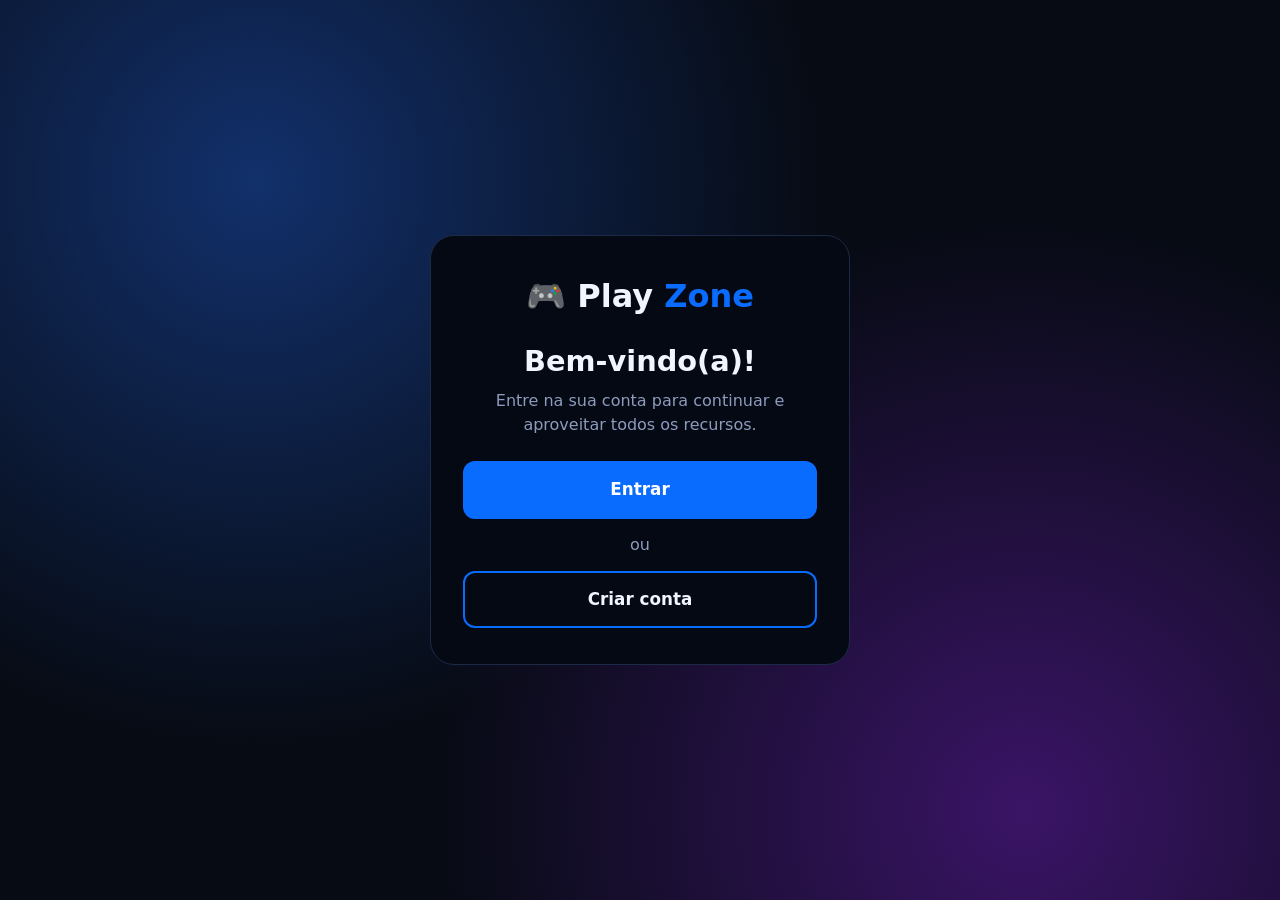
<file: playzone/index.html>
<!DOCTYPE html>
<html lang="pt-BR">
<head>
  <meta charset="UTF-8">
  <meta name="viewport" content="width=device-width, initial-scale=1">
  <title>Play Zone</title>
  <link rel="stylesheet" href="css/style.css">
</head>
<body class="auth">
  <main class="caixa">
    <div class="logo">🎮 Play <span>Zone</span></div>
    <h1>Bem-vindo(a)!</h1>
    <p class="sub">Entre na sua conta para continuar e aproveitar todos os recursos.</p>
    <a class="btn" href="login.html">Entrar</a>
    <p class="ou">ou</p>
    <a class="btn-borda" href="cadastro.html">Criar conta</a>
  </main>
</body>
</html>
</file>
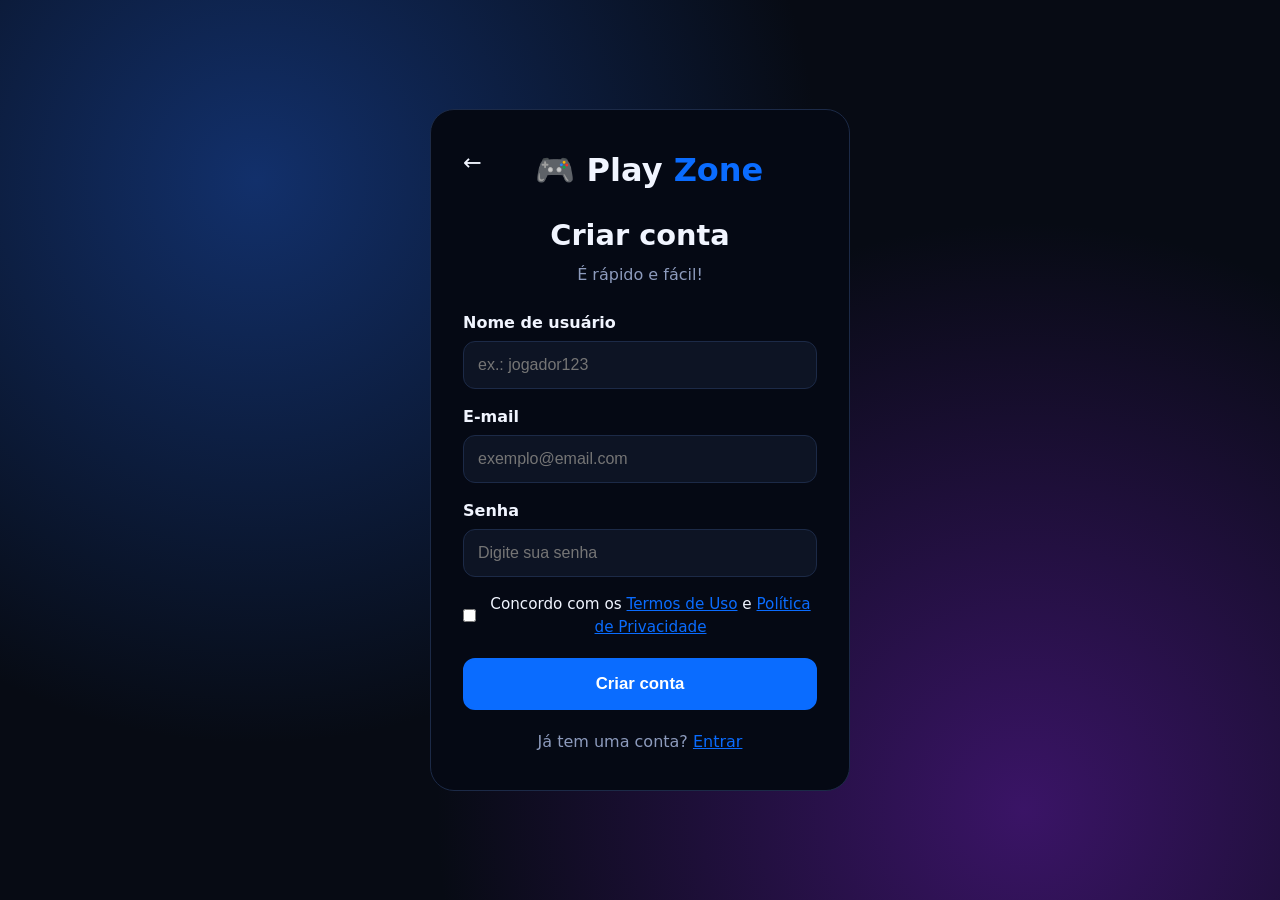
<file: playzone/cadastro.html>
<!DOCTYPE html>
<html lang="pt-BR">
<head>
  <meta charset="UTF-8">
  <meta name="viewport" content="width=device-width, initial-scale=1">
  <title>Criar conta - Play Zone</title>
  <link rel="stylesheet" href="css/style.css">
</head>
<body class="auth">
  <main class="caixa">
    <a class="voltar" href="index.html" aria-label="Voltar">←</a>
    <div class="logo">🎮 Play <span>Zone</span></div>
    <h1>Criar conta</h1>
    <p class="sub">É rápido e fácil!</p>
    <form action="/cadastro" method="post">
      <div class="campo">
        <label for="nome">Nome de usuário</label>
        <input id="nome" name="nome" type="text" placeholder="ex.: jogador123" required>
      </div>
      <div class="campo">
        <label for="email">E-mail</label>
        <input id="email" name="email" type="email" placeholder="exemplo@email.com" required>
      </div>
      <div class="campo">
        <label for="senha">Senha</label>
        <input id="senha" name="senha" type="password" placeholder="Digite sua senha" required>
      </div>
      <div class="linha">
        <label><input type="checkbox" name="termos" required> <span>Concordo com os <a href="#">Termos de Uso</a> e <a href="#">Política de Privacidade</a></span></label>
      </div>
      <button class="btn" type="submit">Criar conta</button>
    </form>
    <p class="rodape">Já tem uma conta? <a href="login.html">Entrar</a></p>
  </main>
</body>
</html>
</file>
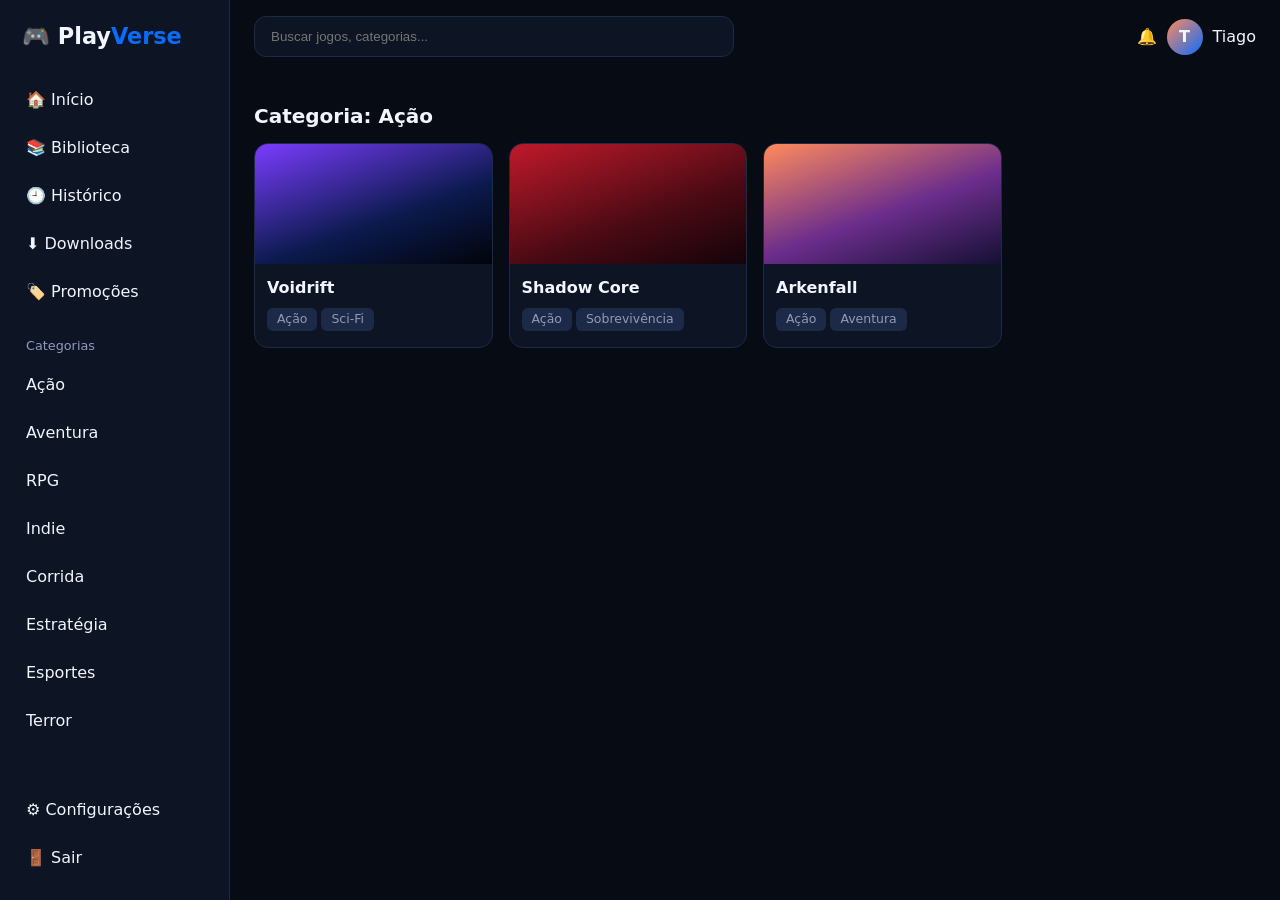
<file: playzone/categoria.html>
<!DOCTYPE html>
<html lang="pt-BR">
<head>
  <meta charset="UTF-8">
  <meta name="viewport" content="width=device-width, initial-scale=1">
  <title>PlayVerse - Categoria</title>
  <link rel="stylesheet" href="css/style.css">
</head>
<body>
  <div class="app">
    <aside class="lateral">
      <div class="logo-app">🎮 Play<span>Verse</span></div>
      <a href="inicio.html" class="">🏠 Início</a>
      <a href="biblioteca.html">📚 Biblioteca</a>
      <a href="historico.html">🕘 Histórico</a>
      <a href="downloads.html">⬇️ Downloads</a>
      <a href="promocoes.html">🏷️ Promoções</a>
      <h3>Categorias</h3>
      <a href="categoria.html?c=acao">Ação</a>
      <a href="categoria.html?c=aventura">Aventura</a>
      <a href="categoria.html?c=rpg">RPG</a>
      <a href="categoria.html?c=indie">Indie</a>
      <a href="categoria.html?c=corrida">Corrida</a>
      <a href="categoria.html?c=estrategia">Estratégia</a>
      <a href="categoria.html?c=esportes">Esportes</a>
      <a href="categoria.html?c=terror">Terror</a>
      <a href="configuracoes.html" class="fim">⚙️ Configurações</a>
      <a href="index.html">🚪 Sair</a>
    </aside>
    <div>
      <header class="topo">
        <input type="search" placeholder="Buscar jogos, categorias..." aria-label="Buscar jogos">
        <div class="usuario"><span>🔔</span><div class="avatar">T</div><span>Tiago</span></div>
      </header>
      <main class="conteudo">
        <!-- Modelo: o título e os cards serão gerados pelo backend conforme a categoria escolhida -->
        <div class="secao-titulo"><h2>Categoria: Ação</h2></div>
        <section class="grade">
          <a class="card" href="jogo.html"><div class="capa c-void"></div><div class="info"><strong>Voidrift</strong><span class="tag">Ação</span><span class="tag">Sci-Fi</span></div></a>
          <a class="card" href="jogo.html"><div class="capa c-shadow"></div><div class="info"><strong>Shadow Core</strong><span class="tag">Ação</span><span class="tag">Sobrevivência</span></div></a>
          <a class="card" href="jogo.html"><div class="capa c-arken"></div><div class="info"><strong>Arkenfall</strong><span class="tag">Ação</span><span class="tag">Aventura</span></div></a>
        </section>
      </main>
    </div>
  </div>
</body>
</html>
</file>
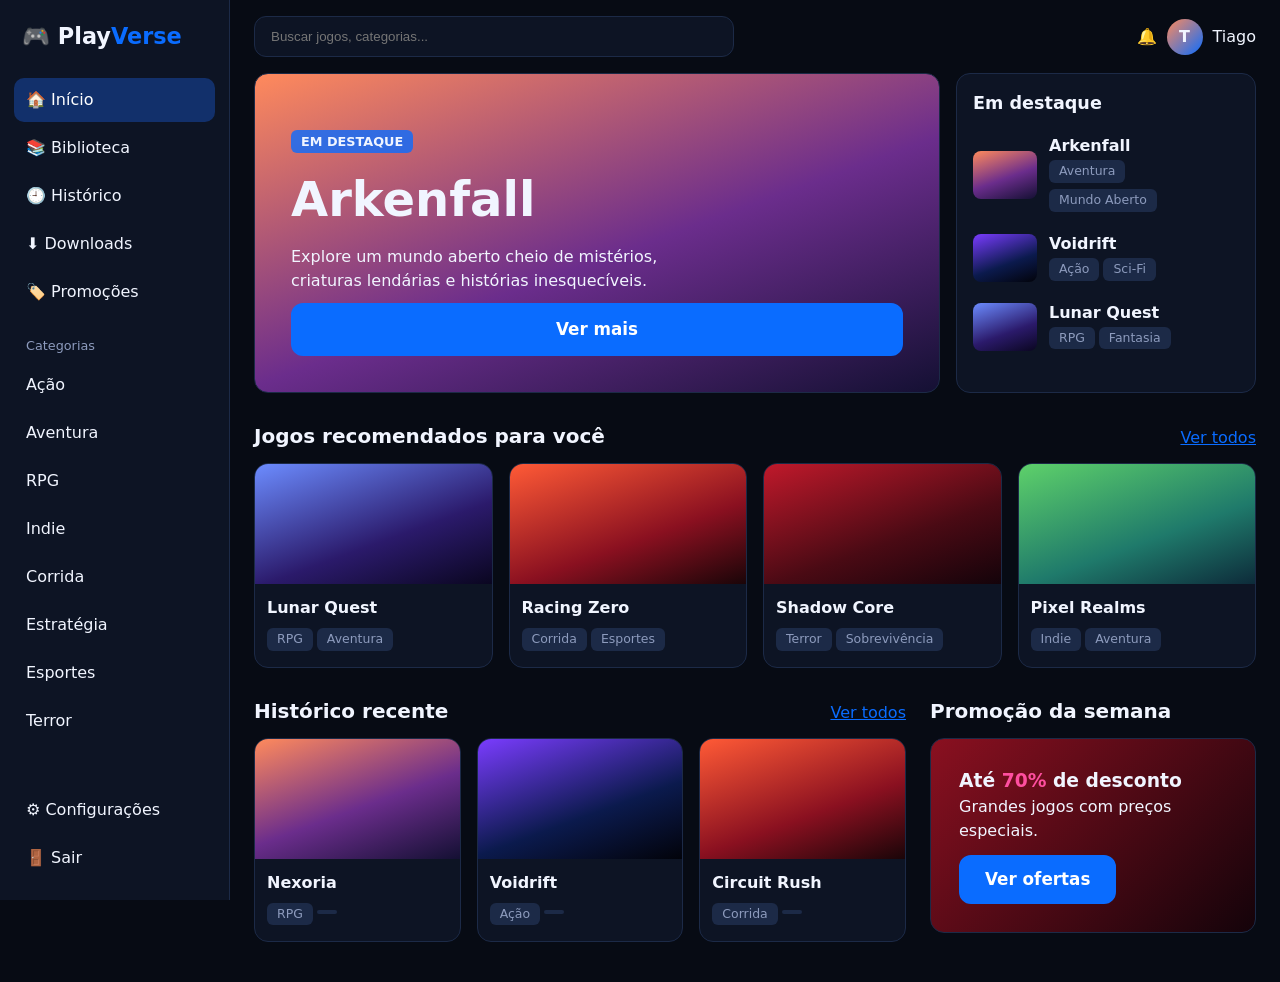
<file: playzone/inicio.html>
<!DOCTYPE html>
<html lang="pt-BR">
<head>
  <meta charset="UTF-8">
  <meta name="viewport" content="width=device-width, initial-scale=1">
  <title>PlayVerse - Início</title>
  <link rel="stylesheet" href="css/style.css">
</head>
<body>
  <div class="app">
    <aside class="lateral">
      <div class="logo-app">🎮 Play<span>Verse</span></div>
      <a href="inicio.html" class="ativo">🏠 Início</a>
      <a href="biblioteca.html">📚 Biblioteca</a>
      <a href="historico.html">🕘 Histórico</a>
      <a href="downloads.html">⬇️ Downloads</a>
      <a href="promocoes.html">🏷️ Promoções</a>
      <h3>Categorias</h3>
      <a href="categoria.html?c=acao">Ação</a>
      <a href="categoria.html?c=aventura">Aventura</a>
      <a href="categoria.html?c=rpg">RPG</a>
      <a href="categoria.html?c=indie">Indie</a>
      <a href="categoria.html?c=corrida">Corrida</a>
      <a href="categoria.html?c=estrategia">Estratégia</a>
      <a href="categoria.html?c=esportes">Esportes</a>
      <a href="categoria.html?c=terror">Terror</a>
      <a href="configuracoes.html" class="fim">⚙️ Configurações</a>
      <a href="index.html">🚪 Sair</a>
    </aside>
    <div>
      <header class="topo">
        <input type="search" placeholder="Buscar jogos, categorias..." aria-label="Buscar jogos">
        <div class="usuario"><span>🔔</span><div class="avatar">T</div><span>Tiago</span></div>
      </header>
      <main class="conteudo">

        <section class="destaque">
          <div class="hero capa c-arken">
            <span class="etiqueta">EM DESTAQUE</span>
            <h1>Arkenfall</h1>
            <p>Explore um mundo aberto cheio de mistérios, criaturas lendárias e histórias inesquecíveis.</p>
            <a class="btn" href="jogo.html">Ver mais</a>
          </div>
          <aside class="lista-destaque">
            <h2>Em destaque</h2>
            <a class="item" href="jogo.html"><div class="mini capa c-arken"></div><div><strong>Arkenfall</strong><br><span class="tag">Aventura</span><span class="tag">Mundo Aberto</span></div></a>
            <a class="item" href="jogo.html"><div class="mini capa c-void"></div><div><strong>Voidrift</strong><br><span class="tag">Ação</span><span class="tag">Sci-Fi</span></div></a>
            <a class="item" href="jogo.html"><div class="mini capa c-lunar"></div><div><strong>Lunar Quest</strong><br><span class="tag">RPG</span><span class="tag">Fantasia</span></div></a>
          </aside>
        </section>

        <div class="secao-titulo"><h2>Jogos recomendados para você</h2><a href="categoria.html">Ver todos</a></div>
        <section class="grade">
          <a class="card" href="jogo.html"><div class="capa c-lunar"></div><div class="info"><strong>Lunar Quest</strong><span class="tag">RPG</span><span class="tag">Aventura</span></div></a>
          <a class="card" href="jogo.html"><div class="capa c-racing"></div><div class="info"><strong>Racing Zero</strong><span class="tag">Corrida</span><span class="tag">Esportes</span></div></a>
          <a class="card" href="jogo.html"><div class="capa c-shadow"></div><div class="info"><strong>Shadow Core</strong><span class="tag">Terror</span><span class="tag">Sobrevivência</span></div></a>
          <a class="card" href="jogo.html"><div class="capa c-pixel"></div><div class="info"><strong>Pixel Realms</strong><span class="tag">Indie</span><span class="tag">Aventura</span></div></a>
        </section>

        <div class="dupla">
          <section>
            <div class="secao-titulo"><h2>Histórico recente</h2><a href="historico.html">Ver todos</a></div>
            <div class="grade">
          <a class="card" href="jogo.html"><div class="capa c-arken"></div><div class="info"><strong>Nexoria</strong><span class="tag">RPG</span><span class="tag"></span></div></a>
          <a class="card" href="jogo.html"><div class="capa c-void"></div><div class="info"><strong>Voidrift</strong><span class="tag">Ação</span><span class="tag"></span></div></a>
          <a class="card" href="jogo.html"><div class="capa c-racing"></div><div class="info"><strong>Circuit Rush</strong><span class="tag">Corrida</span><span class="tag"></span></div></a>
            </div>
          </section>
          <section>
            <div class="secao-titulo"><h2>Promoção da semana</h2></div>
            <div class="promo">
              <h3>Até <b>70%</b> de desconto</h3>
              <p>Grandes jogos com preços especiais.</p>
              <a class="btn" href="promocoes.html">Ver ofertas</a>
            </div>
          </section>
        </div>

      </main>
    </div>
  </div>
</body>
</html>
</file>
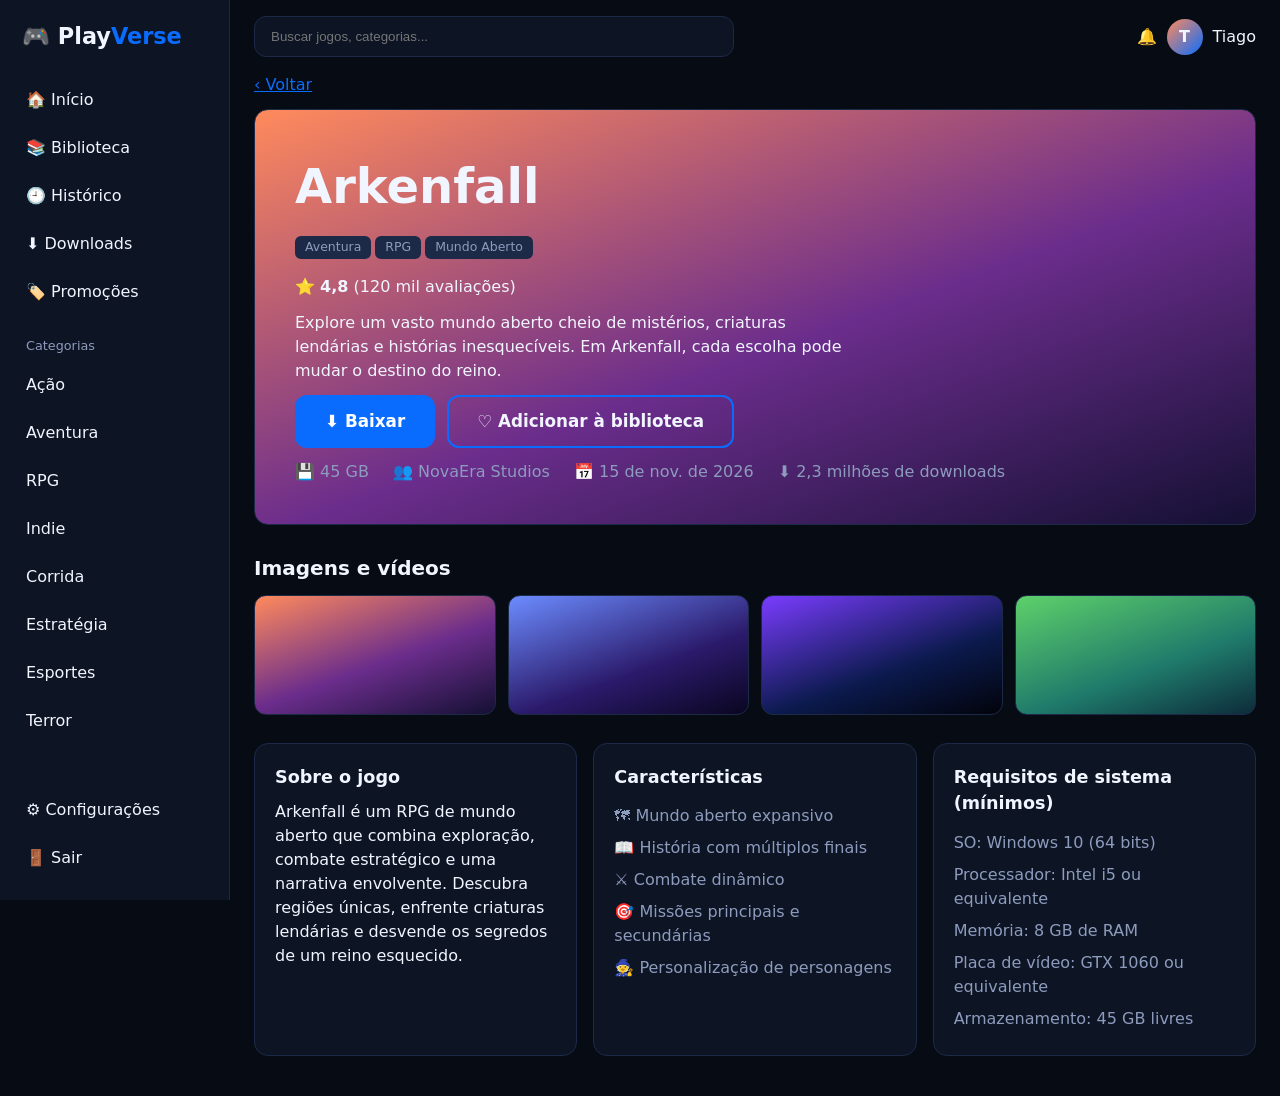
<file: playzone/jogo.html>
<!DOCTYPE html>
<html lang="pt-BR">
<head>
  <meta charset="UTF-8">
  <meta name="viewport" content="width=device-width, initial-scale=1">
  <title>Arkenfall - PlayVerse</title>
  <link rel="stylesheet" href="css/style.css">
</head>
<body>
  <div class="app">
    <aside class="lateral">
      <div class="logo-app">🎮 Play<span>Verse</span></div>
      <a href="inicio.html" class="">🏠 Início</a>
      <a href="biblioteca.html">📚 Biblioteca</a>
      <a href="historico.html">🕘 Histórico</a>
      <a href="downloads.html">⬇️ Downloads</a>
      <a href="promocoes.html">🏷️ Promoções</a>
      <h3>Categorias</h3>
      <a href="categoria.html?c=acao">Ação</a>
      <a href="categoria.html?c=aventura">Aventura</a>
      <a href="categoria.html?c=rpg">RPG</a>
      <a href="categoria.html?c=indie">Indie</a>
      <a href="categoria.html?c=corrida">Corrida</a>
      <a href="categoria.html?c=estrategia">Estratégia</a>
      <a href="categoria.html?c=esportes">Esportes</a>
      <a href="categoria.html?c=terror">Terror</a>
      <a href="configuracoes.html" class="fim">⚙️ Configurações</a>
      <a href="index.html">🚪 Sair</a>
    </aside>
    <div>
      <header class="topo">
        <input type="search" placeholder="Buscar jogos, categorias..." aria-label="Buscar jogos">
        <div class="usuario"><span>🔔</span><div class="avatar">T</div><span>Tiago</span></div>
      </header>
      <main class="conteudo">
        <a href="inicio.html">‹ Voltar</a>

        <section class="banner capa c-arken" style="margin-top:12px">
          <h1>Arkenfall</h1>
          <div><span class="tag">Aventura</span><span class="tag">RPG</span><span class="tag">Mundo Aberto</span></div>
          <p>⭐ <strong>4,8</strong> (120 mil avaliações)</p>
          <p>Explore um vasto mundo aberto cheio de mistérios, criaturas lendárias e histórias inesquecíveis. Em Arkenfall, cada escolha pode mudar o destino do reino.</p>
          <div class="acoes">
            <a class="btn" href="#">⬇ Baixar</a>
            <a class="btn-borda" href="#">♡ Adicionar à biblioteca</a>
          </div>
          <div class="dados"><span>💾 45 GB</span><span>👥 NovaEra Studios</span><span>📅 15 de nov. de 2026</span><span>⬇ 2,3 milhões de downloads</span></div>
        </section>

        <div class="secao-titulo"><h2>Imagens e vídeos</h2></div>
        <section class="galeria">
          <div class="capa c-arken"></div><div class="capa c-lunar"></div><div class="capa c-void"></div><div class="capa c-pixel"></div>
        </section>

        <section class="blocos">
          <article class="bloco">
            <h2>Sobre o jogo</h2>
            <p>Arkenfall é um RPG de mundo aberto que combina exploração, combate estratégico e uma narrativa envolvente. Descubra regiões únicas, enfrente criaturas lendárias e desvende os segredos de um reino esquecido.</p>
          </article>
          <article class="bloco">
            <h2>Características</h2>
            <ul>
              <li>🗺 Mundo aberto expansivo</li>
              <li>📖 História com múltiplos finais</li>
              <li>⚔ Combate dinâmico</li>
              <li>🎯 Missões principais e secundárias</li>
              <li>🧙 Personalização de personagens</li>
            </ul>
          </article>
          <article class="bloco">
            <h2>Requisitos de sistema (mínimos)</h2>
            <ul>
              <li>SO: Windows 10 (64 bits)</li>
              <li>Processador: Intel i5 ou equivalente</li>
              <li>Memória: 8 GB de RAM</li>
              <li>Placa de vídeo: GTX 1060 ou equivalente</li>
              <li>Armazenamento: 45 GB livres</li>
            </ul>
          </article>
        </section>
      </main>
    </div>
  </div>
</body>
</html>
</file>
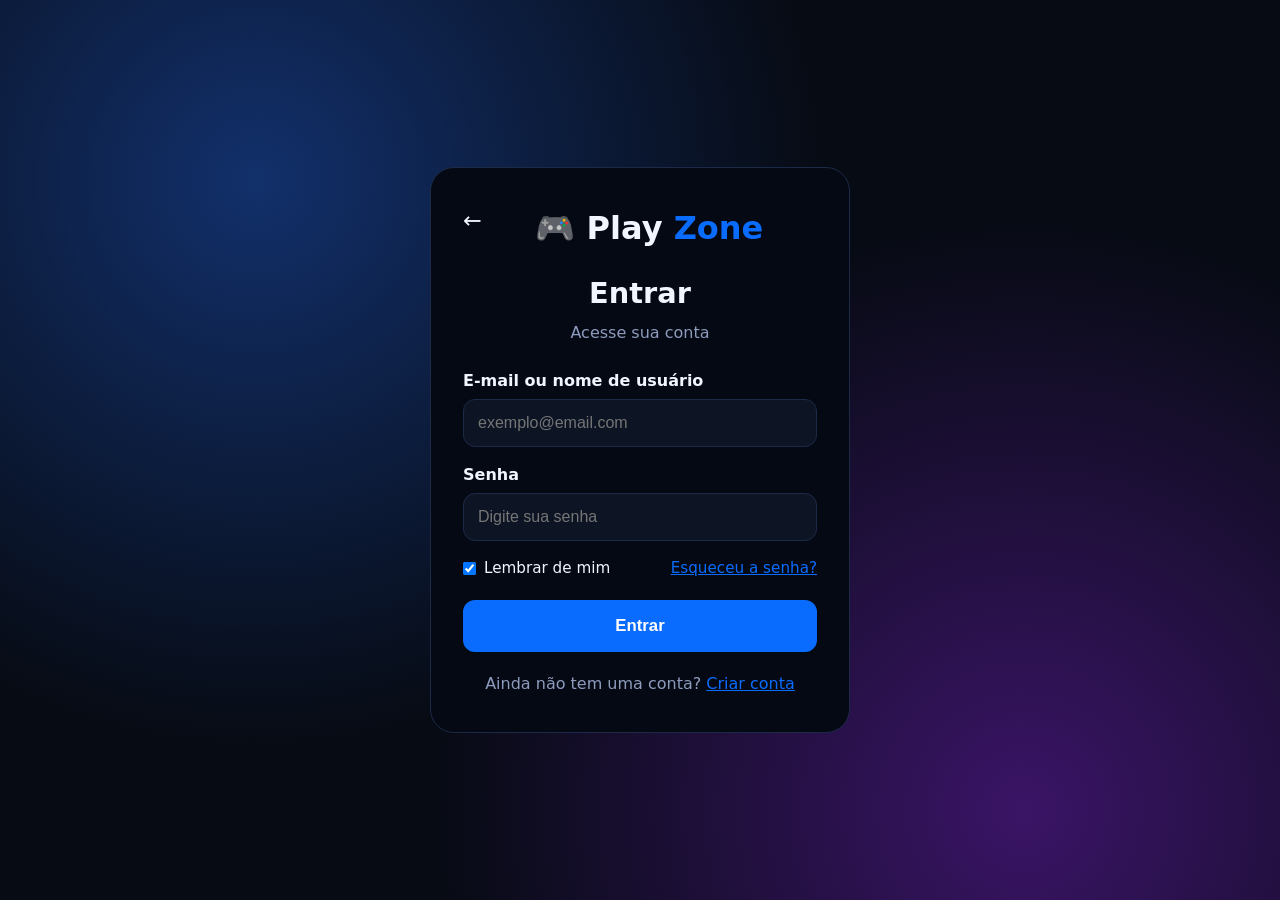
<file: playzone/login.html>
<!DOCTYPE html>
<html lang="pt-BR">
<head>
  <meta charset="UTF-8">
  <meta name="viewport" content="width=device-width, initial-scale=1">
  <title>Entrar - Play Zone</title>
  <link rel="stylesheet" href="css/style.css">
</head>
<body class="auth">
  <main class="caixa">
    <a class="voltar" href="index.html" aria-label="Voltar">←</a>
    <div class="logo">🎮 Play <span>Zone</span></div>
    <h1>Entrar</h1>
    <p class="sub">Acesse sua conta</p>
    <!-- action e method: o integrante do C define para onde os dados vão -->
    <form action="/login" method="post">
      <div class="campo">
        <label for="usuario">E-mail ou nome de usuário</label>
        <input id="usuario" name="usuario" type="text" placeholder="exemplo@email.com" required>
      </div>
      <!-- Para mostrar o erro: adicionar a classe "invalido" em .campo -->
      <div class="campo">
        <label for="senha">Senha</label>
        <input id="senha" name="senha" type="password" placeholder="Digite sua senha" required>
        <p class="msg-erro">⚠ Senha incorreta. Tente novamente.</p>
      </div>
      <div class="linha">
        <label><input type="checkbox" name="lembrar" checked> Lembrar de mim</label>
        <a href="recuperar.html">Esqueceu a senha?</a>
      </div>
      <button class="btn" type="submit">Entrar</button>
    </form>
    <p class="rodape">Ainda não tem uma conta? <a href="cadastro.html">Criar conta</a></p>
  </main>
</body>
</html>
</file>
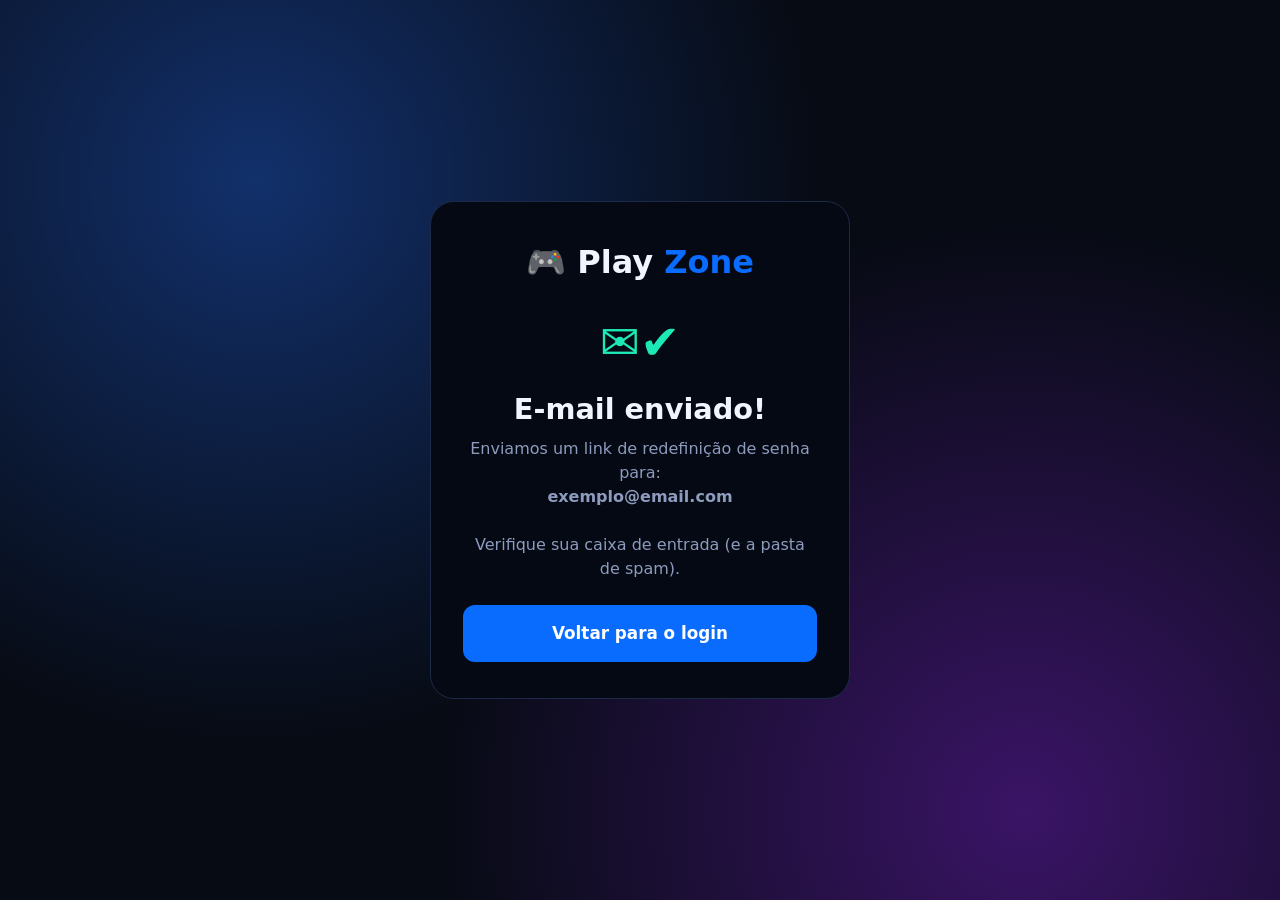
<file: playzone/recuperar-enviado.html>
<!DOCTYPE html>
<html lang="pt-BR">
<head>
  <meta charset="UTF-8">
  <meta name="viewport" content="width=device-width, initial-scale=1">
  <title>E-mail enviado - Play Zone</title>
  <link rel="stylesheet" href="css/style.css">
</head>
<body class="auth">
  <main class="caixa">
    <div class="logo">🎮 Play <span>Zone</span></div>
    <div class="ok-icone">✉️✔</div>
    <h1>E-mail enviado!</h1>
    <p class="sub">Enviamos um link de redefinição de senha para:<br><strong>exemplo@email.com</strong></p>
    <p class="sub">Verifique sua caixa de entrada (e a pasta de spam).</p>
    <a class="btn" href="login.html">Voltar para o login</a>
  </main>
</body>
</html>
</file>
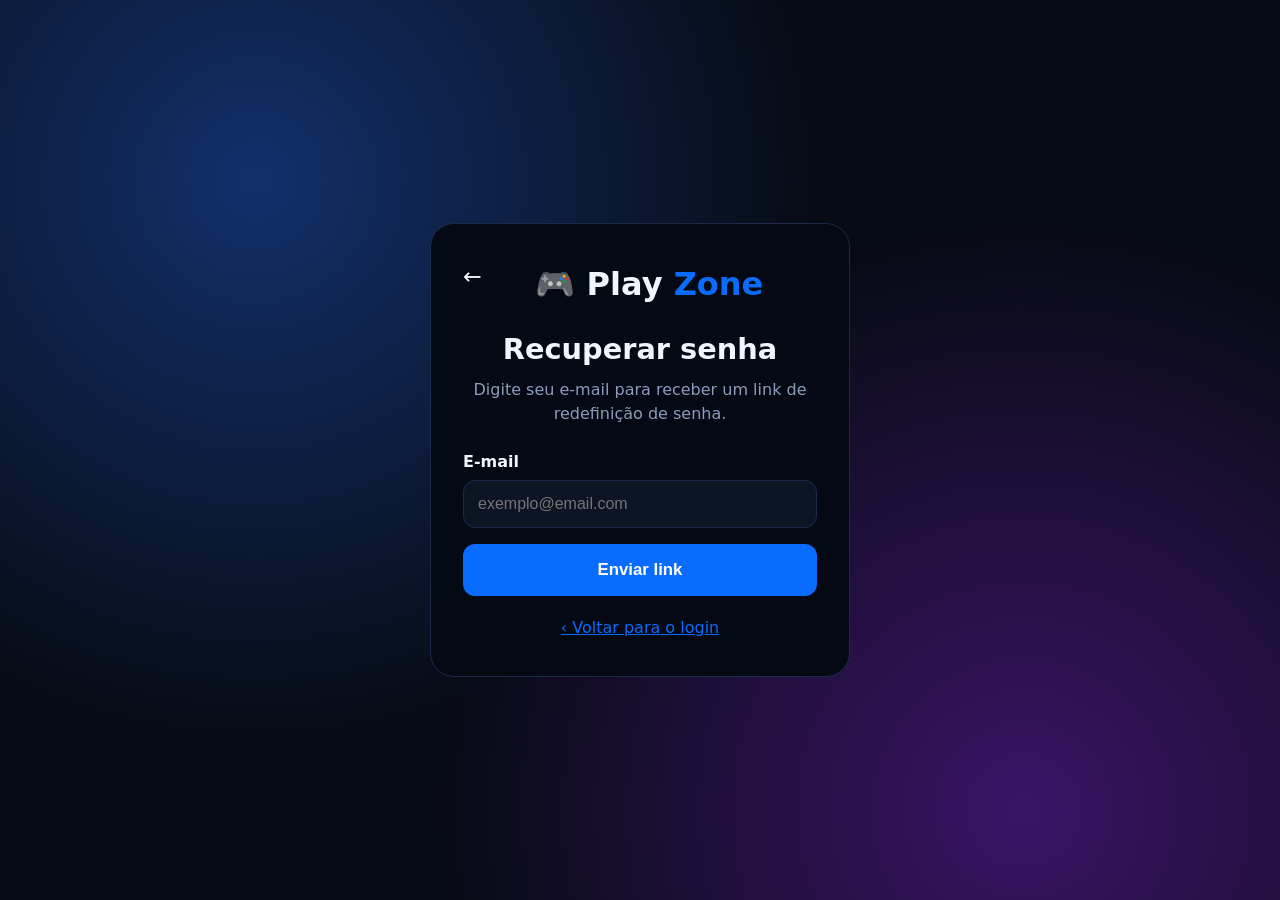
<file: playzone/recuperar.html>
<!DOCTYPE html>
<html lang="pt-BR">
<head>
  <meta charset="UTF-8">
  <meta name="viewport" content="width=device-width, initial-scale=1">
  <title>Recuperar senha - Play Zone</title>
  <link rel="stylesheet" href="css/style.css">
</head>
<body class="auth">
  <main class="caixa">
    <a class="voltar" href="login.html" aria-label="Voltar">←</a>
    <div class="logo">🎮 Play <span>Zone</span></div>
    <h1>Recuperar senha</h1>
    <p class="sub">Digite seu e-mail para receber um link de redefinição de senha.</p>
    <form action="/recuperar" method="post">
      <div class="campo">
        <label for="email">E-mail</label>
        <input id="email" name="email" type="email" placeholder="exemplo@email.com" required>
      </div>
      <button class="btn" type="submit">Enviar link</button>
    </form>
    <p class="rodape"><a href="login.html">‹ Voltar para o login</a></p>
  </main>
</body>
</html>
</file>
<file: playzone/css/style.css>
:root{
  --bg:#070b14; --painel:#0d1424; --borda:#1c2a47;
  --azul:#0a6cff; --texto:#f1f5ff; --mudo:#8d9bbd; --erro:#ff3b4e;
  --raio:14px;
}
*{box-sizing:border-box;margin:0;padding:0}
body{font-family:Inter,"Segoe UI",system-ui,sans-serif;background:var(--bg);color:var(--texto);line-height:1.5}
a{color:var(--azul)}
img{max-width:100%}
:focus-visible{outline:2px solid var(--azul);outline-offset:2px}

.capa{background-size:cover;background-position:center}
.c-arken{background:linear-gradient(160deg,#ff8a5c,#6b2d8c 55%,#141033)}
.c-void{background:linear-gradient(160deg,#7a3cff,#0b1a4d 60%,#02030a)}
.c-lunar{background:linear-gradient(160deg,#6c8cff,#2b1a6b 60%,#0a0620)}
.c-racing{background:linear-gradient(160deg,#ff5a36,#8a1020 60%,#1a0508)}
.c-shadow{background:linear-gradient(160deg,#c0192b,#4a0a14 60%,#14030a)}
.c-pixel{background:linear-gradient(160deg,#5ed16a,#1f7a6b 60%,#0d2b3a)}

body.auth{min-height:100vh;display:grid;place-items:center;padding:20px;
  background:radial-gradient(circle at 20% 20%,#12306b 0,transparent 45%),radial-gradient(circle at 80% 90%,#3a1466 0,transparent 45%),var(--bg)}
.caixa{width:100%;max-width:420px;background:#050914;border:1px solid var(--borda);border-radius:24px;padding:36px 32px;text-align:center}
.logo{font-size:2rem;font-weight:800;margin-bottom:20px}
.logo span,.logo-app span{color:var(--azul)}
.caixa h1{font-size:1.8rem;margin-bottom:6px}
.sub{color:var(--mudo);margin-bottom:24px}
.voltar{float:left;color:var(--texto);text-decoration:none;font-size:1.4rem}
.campo{text-align:left;margin-bottom:16px}
.campo label{display:block;font-weight:600;margin-bottom:6px}
.campo input{width:100%;padding:14px;background:var(--painel);border:1px solid var(--borda);border-radius:12px;color:var(--texto);font-size:1rem}
.campo input:focus{border-color:var(--azul);outline:none}
.campo.invalido input{border-color:var(--erro);background:#1a0a10}
.msg-erro{display:none;color:var(--erro);margin-top:6px;font-size:.9rem}
.campo.invalido .msg-erro{display:block}   /* JS só precisa adicionar a classe "invalido" */
.linha{display:flex;justify-content:space-between;align-items:center;margin:4px 0 20px;font-size:.95rem}
.linha label{display:flex;gap:8px;align-items:center}
.btn,.btn-borda{display:block;width:100%;padding:14px;border-radius:12px;font-size:1.05rem;font-weight:700;text-align:center;text-decoration:none;cursor:pointer;border:2px solid var(--azul)}
.btn{background:var(--azul);color:#fff}
.btn:hover{filter:brightness(1.15)}
.btn-borda{background:transparent;color:var(--texto)}
.btn-borda:hover{background:#0a6cff22}
.ou{color:var(--mudo);margin:14px 0}
.rodape{margin-top:20px;color:var(--mudo)}
.ok-icone{font-size:3rem;color:#1de9b6;margin-bottom:10px}

.app{display:grid;grid-template-columns:230px 1fr;min-height:100vh}
.lateral{background:var(--painel);border-right:1px solid var(--borda);padding:20px 14px;display:flex;flex-direction:column;gap:4px;position:sticky;top:0;height:100vh;overflow-y:auto}
.logo-app{font-size:1.4rem;font-weight:800;margin:0 8px 20px}
.lateral a{display:block;padding:10px 12px;border-radius:10px;color:var(--texto);text-decoration:none}
.lateral a:hover{background:#ffffff0d}
.lateral a.ativo{background:#12306b;color:#fff}
.lateral h3{font-size:.8rem;color:var(--mudo);font-weight:500;margin:18px 12px 4px}
.lateral .fim{margin-top:auto}
.topo{display:flex;gap:16px;align-items:center;justify-content:space-between;padding:16px 24px}
.topo input{flex:1;max-width:480px;padding:12px 16px;background:var(--painel);border:1px solid var(--borda);border-radius:12px;color:var(--texto)}
.usuario{display:flex;align-items:center;gap:10px}
.avatar{width:36px;height:36px;border-radius:50%;background:linear-gradient(135deg,#ff8a5c,#0a6cff);display:grid;place-items:center;font-weight:700}
.conteudo{padding:0 24px 40px}
.secao-titulo{display:flex;justify-content:space-between;align-items:baseline;margin:28px 0 12px}
.secao-titulo h2{font-size:1.25rem}

.destaque{display:grid;grid-template-columns:1fr 300px;gap:16px}
.hero{min-height:320px;border-radius:var(--raio);padding:36px;display:flex;flex-direction:column;justify-content:flex-end;gap:10px;border:1px solid var(--borda)}
.hero h1{font-size:3rem}
.hero p{max-width:420px}
.hero .btn{width:auto;padding:12px 28px}
.etiqueta{align-self:flex-start;background:#0a6cffcc;padding:2px 10px;border-radius:6px;font-size:.8rem;font-weight:700}
.lista-destaque{background:var(--painel);border:1px solid var(--borda);border-radius:var(--raio);padding:16px}
.lista-destaque h2{font-size:1.1rem;margin-bottom:10px}
.item{display:flex;gap:12px;align-items:center;padding:8px 0;color:inherit;text-decoration:none}
.item .mini{width:64px;height:48px;border-radius:8px;flex:none}
.grade{display:grid;grid-template-columns:repeat(auto-fill,minmax(200px,1fr));gap:16px}
.card{background:var(--painel);border:1px solid var(--borda);border-radius:var(--raio);overflow:hidden;color:inherit;text-decoration:none;display:block}
.card:hover{border-color:var(--azul)}
.card .capa{height:120px}
.card .info{padding:12px}
.card strong{display:block;margin-bottom:6px}
.tag{display:inline-block;background:#1c2a47;color:var(--mudo);font-size:.78rem;padding:2px 10px;border-radius:6px;margin:0 4px 4px 0}
.dupla{display:grid;grid-template-columns:2fr 1fr;gap:24px}
.promo{border-radius:var(--raio);padding:28px;background:linear-gradient(135deg,#8a1020,#14030a);border:1px solid var(--borda);margin-top:8px}
.promo b{color:#ff4fa0}
.promo .btn{width:auto;display:inline-block;padding:10px 24px;margin-top:12px}

.banner{border-radius:var(--raio);padding:40px;min-height:340px;display:flex;flex-direction:column;gap:12px;justify-content:flex-end;border:1px solid var(--borda)}
.banner h1{font-size:3rem}
.banner p{max-width:560px}
.acoes{display:flex;gap:12px;flex-wrap:wrap}
.acoes .btn,.acoes .btn-borda{width:auto;padding:12px 28px}
.dados{display:flex;gap:24px;flex-wrap:wrap;color:var(--mudo)}
.galeria{display:grid;grid-template-columns:repeat(auto-fit,minmax(180px,1fr));gap:12px}
.galeria .capa{height:120px;border-radius:12px;border:1px solid var(--borda)}
.blocos{display:grid;grid-template-columns:repeat(auto-fit,minmax(260px,1fr));gap:16px;margin-top:28px}
.bloco{background:var(--painel);border:1px solid var(--borda);border-radius:var(--raio);padding:20px}
.bloco h2{font-size:1.1rem;margin-bottom:10px}
.bloco ul{list-style:none}
.bloco li{padding:4px 0;color:var(--mudo)}

@media(max-width:860px){
  .app{grid-template-columns:1fr}
  .lateral{position:static;height:auto;flex-direction:row;flex-wrap:wrap}
  .lateral h3,.lateral .fim{display:none}
  .destaque,.dupla{grid-template-columns:1fr}
  .hero h1,.banner h1{font-size:2.2rem}
}
</file>
